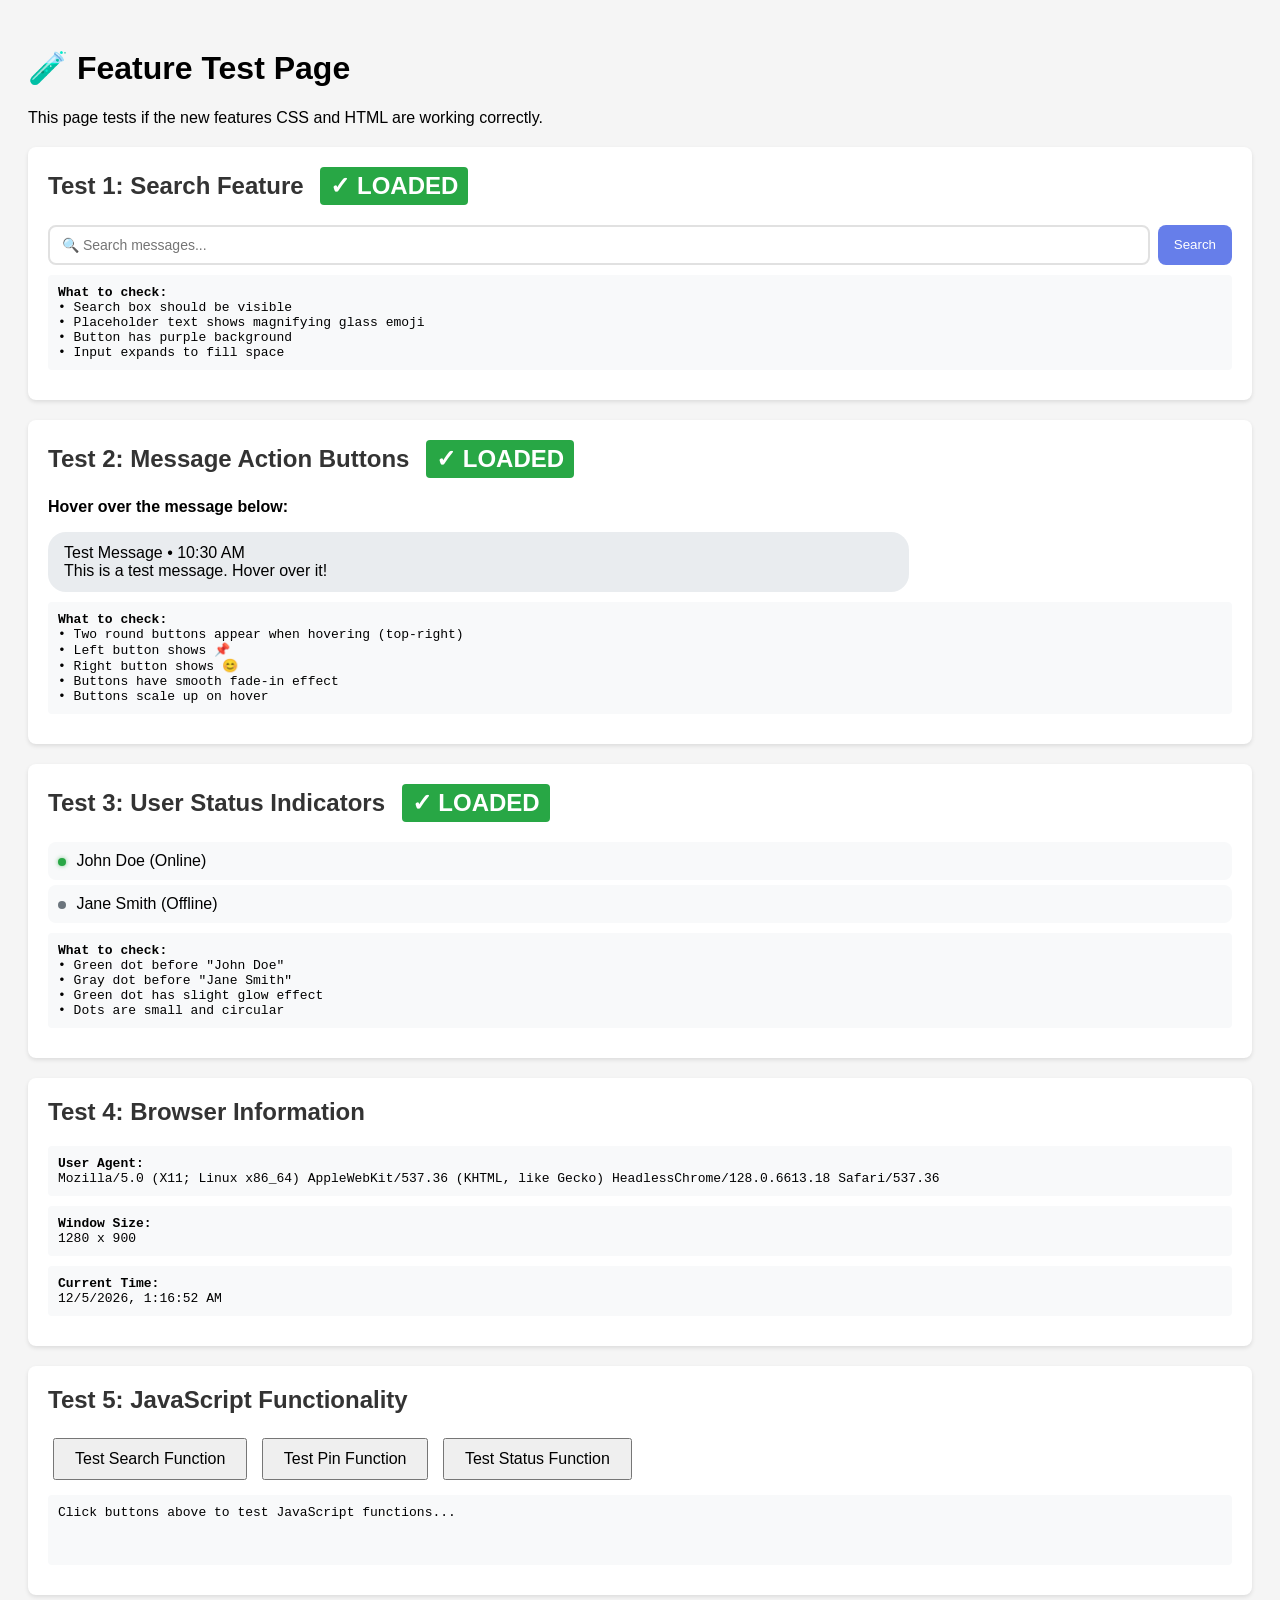
<file: chat_app/static/test_features.html>
<!DOCTYPE html>
<html lang="en">
<head>
    <meta charset="UTF-8">
    <meta name="viewport" content="width=device-width, initial-scale=1.0">
    <title>Feature Test Page</title>
    <style>
        body {
            font-family: Arial, sans-serif;
            padding: 20px;
            background: #f5f5f5;
        }
        .test-section {
            background: white;
            padding: 20px;
            margin: 20px 0;
            border-radius: 8px;
            box-shadow: 0 2px 4px rgba(0,0,0,0.1);
        }
        .test-section h2 {
            margin-top: 0;
            color: #333;
        }
        .status {
            display: inline-block;
            padding: 5px 10px;
            border-radius: 4px;
            font-weight: bold;
            margin-left: 10px;
        }
        .success {
            background: #28a745;
            color: white;
        }
        .error {
            background: #dc3545;
            color: white;
        }
        .message {
            position: relative;
            padding: 12px 16px;
            background: #e9ecef;
            border-radius: 18px;
            margin: 10px 0;
            max-width: 70%;
        }
        .message:hover .message-actions {
            opacity: 1;
        }
        .message-actions {
            position: absolute;
            top: 5px;
            right: 5px;
            display: flex;
            gap: 4px;
            opacity: 0;
            transition: opacity 0.2s ease;
        }
        .message-action-btn {
            background: rgba(255, 255, 255, 0.95);
            border: 1px solid #ddd;
            border-radius: 50%;
            width: 32px;
            height: 32px;
            cursor: pointer;
            font-size: 16px;
            display: flex;
            align-items: center;
            justify-content: center;
            transition: all 0.2s ease;
            box-shadow: 0 2px 4px rgba(0, 0, 0, 0.1);
        }
        .message-action-btn:hover {
            transform: scale(1.15);
        }
        .search-container {
            display: flex;
            gap: 8px;
            margin: 10px 0;
        }
        .search-input {
            flex: 1;
            padding: 10px 12px;
            border: 2px solid #e1e1e1;
            border-radius: 8px;
            font-size: 14px;
        }
        .search-btn {
            padding: 10px 16px;
            background: #667eea;
            color: white;
            border: none;
            border-radius: 8px;
            cursor: pointer;
        }
        .user-status {
            display: inline-block;
            width: 8px;
            height: 8px;
            border-radius: 50%;
            margin-right: 6px;
        }
        .user-status.online {
            background: #28a745;
            box-shadow: 0 0 4px rgba(40, 167, 69, 0.6);
        }
        .user-status.offline {
            background: #6c757d;
        }
        .contact-item {
            padding: 10px;
            margin: 5px 0;
            background: #f8f9fa;
            border-radius: 8px;
        }
        .code {
            background: #f8f9fa;
            padding: 10px;
            border-radius: 4px;
            font-family: monospace;
            margin: 10px 0;
        }
    </style>
</head>
<body>
    <h1>🧪 Feature Test Page</h1>
    <p>This page tests if the new features CSS and HTML are working correctly.</p>

    <!-- Test 1: Search -->
    <div class="test-section">
        <h2>Test 1: Search Feature <span class="status success" id="search-status">✓ LOADED</span></h2>
        <div class="search-container">
            <input type="text" id="search-input" placeholder="🔍 Search messages..." class="search-input">
            <button id="search-btn" class="search-btn">Search</button>
        </div>
        <div class="code">
            <strong>What to check:</strong><br>
            • Search box should be visible<br>
            • Placeholder text shows magnifying glass emoji<br>
            • Button has purple background<br>
            • Input expands to fill space
        </div>
    </div>

    <!-- Test 2: Pin Button -->
    <div class="test-section">
        <h2>Test 2: Message Action Buttons <span class="status success" id="pin-status">✓ LOADED</span></h2>
        <p><strong>Hover over the message below:</strong></p>
        <div class="message">
            <div>Test Message • 10:30 AM</div>
            <div>This is a test message. Hover over it!</div>
            <div class="message-actions">
                <button class="message-action-btn" title="Pin">📌</button>
                <button class="message-action-btn" title="React">😊</button>
            </div>
        </div>
        <div class="code">
            <strong>What to check:</strong><br>
            • Two round buttons appear when hovering (top-right)<br>
            • Left button shows 📌<br>
            • Right button shows 😊<br>
            • Buttons have smooth fade-in effect<br>
            • Buttons scale up on hover
        </div>
    </div>

    <!-- Test 3: User Status -->
    <div class="test-section">
        <h2>Test 3: User Status Indicators <span class="status success" id="status-status">✓ LOADED</span></h2>
        <div class="contact-item">
            <span class="user-status online"></span>
            <span>John Doe (Online)</span>
        </div>
        <div class="contact-item">
            <span class="user-status offline"></span>
            <span>Jane Smith (Offline)</span>
        </div>
        <div class="code">
            <strong>What to check:</strong><br>
            • Green dot before "John Doe"<br>
            • Gray dot before "Jane Smith"<br>
            • Green dot has slight glow effect<br>
            • Dots are small and circular
        </div>
    </div>

    <!-- Test 4: Browser Check -->
    <div class="test-section">
        <h2>Test 4: Browser Information</h2>
        <div class="code">
            <strong>User Agent:</strong><br>
            <span id="user-agent"></span>
        </div>
        <div class="code">
            <strong>Window Size:</strong><br>
            <span id="window-size"></span>
        </div>
        <div class="code">
            <strong>Current Time:</strong><br>
            <span id="current-time"></span>
        </div>
    </div>

    <!-- Test 5: JavaScript Check -->
    <div class="test-section">
        <h2>Test 5: JavaScript Functionality</h2>
        <button onclick="testSearch()" style="padding: 10px 20px; font-size: 16px; cursor: pointer; margin: 5px;">Test Search Function</button>
        <button onclick="testPinButton()" style="padding: 10px 20px; font-size: 16px; cursor: pointer; margin: 5px;">Test Pin Function</button>
        <button onclick="testStatusIndicator()" style="padding: 10px 20px; font-size: 16px; cursor: pointer; margin: 5px;">Test Status Function</button>
        <div id="test-results" class="code" style="margin-top: 10px; min-height: 50px;">
            Click buttons above to test JavaScript functions...
        </div>
    </div>

    <script>
        // Display browser info
        document.getElementById('user-agent').textContent = navigator.userAgent;
        document.getElementById('window-size').textContent = window.innerWidth + ' x ' + window.innerHeight;
        document.getElementById('current-time').textContent = new Date().toLocaleString();

        // Test functions
        function testSearch() {
            const searchInput = document.getElementById('search-input');
            const searchBtn = document.getElementById('search-btn');
            const results = document.getElementById('test-results');

            if (searchInput && searchBtn) {
                results.innerHTML = '<span style="color: green;">✓ SUCCESS</span><br>' +
                    'Search input found: ' + (searchInput ? 'YES' : 'NO') + '<br>' +
                    'Search button found: ' + (searchBtn ? 'YES' : 'NO') + '<br>' +
                    'Input has correct placeholder: ' + (searchInput.placeholder.includes('Search') ? 'YES' : 'NO');
            } else {
                results.innerHTML = '<span style="color: red;">✗ FAILED</span><br>Elements not found';
            }
        }

        function testPinButton() {
            const results = document.getElementById('test-results');
            const buttons = document.querySelectorAll('.message-action-btn');

            if (buttons.length > 0) {
                results.innerHTML = '<span style="color: green;">✓ SUCCESS</span><br>' +
                    'Message action buttons found: ' + buttons.length + '<br>' +
                    'First button text: ' + buttons[0].textContent + '<br>' +
                    'Button styling applied: YES';
            } else {
                results.innerHTML = '<span style="color: red;">✗ FAILED</span><br>No action buttons found';
            }
        }

        function testStatusIndicator() {
            const results = document.getElementById('test-results');
            const statuses = document.querySelectorAll('.user-status');

            if (statuses.length > 0) {
                results.innerHTML = '<span style="color: green;">✓ SUCCESS</span><br>' +
                    'Status indicators found: ' + statuses.length + '<br>' +
                    'Online indicators: ' + document.querySelectorAll('.user-status.online').length + '<br>' +
                    'Offline indicators: ' + document.querySelectorAll('.user-status.offline').length;
            } else {
                results.innerHTML = '<span style="color: red;">✗ FAILED</span><br>No status indicators found';
            }
        }

        // Auto-test on load
        window.addEventListener('load', function() {
            console.log('=== FEATURE TEST PAGE ===');
            console.log('Search input:', document.getElementById('search-input') ? 'FOUND' : 'NOT FOUND');
            console.log('Search button:', document.getElementById('search-btn') ? 'FOUND' : 'NOT FOUND');
            console.log('Message action buttons:', document.querySelectorAll('.message-action-btn').length);
            console.log('User status indicators:', document.querySelectorAll('.user-status').length);
            console.log('========================');
        });
    </script>
</body>
</html>
</file>
